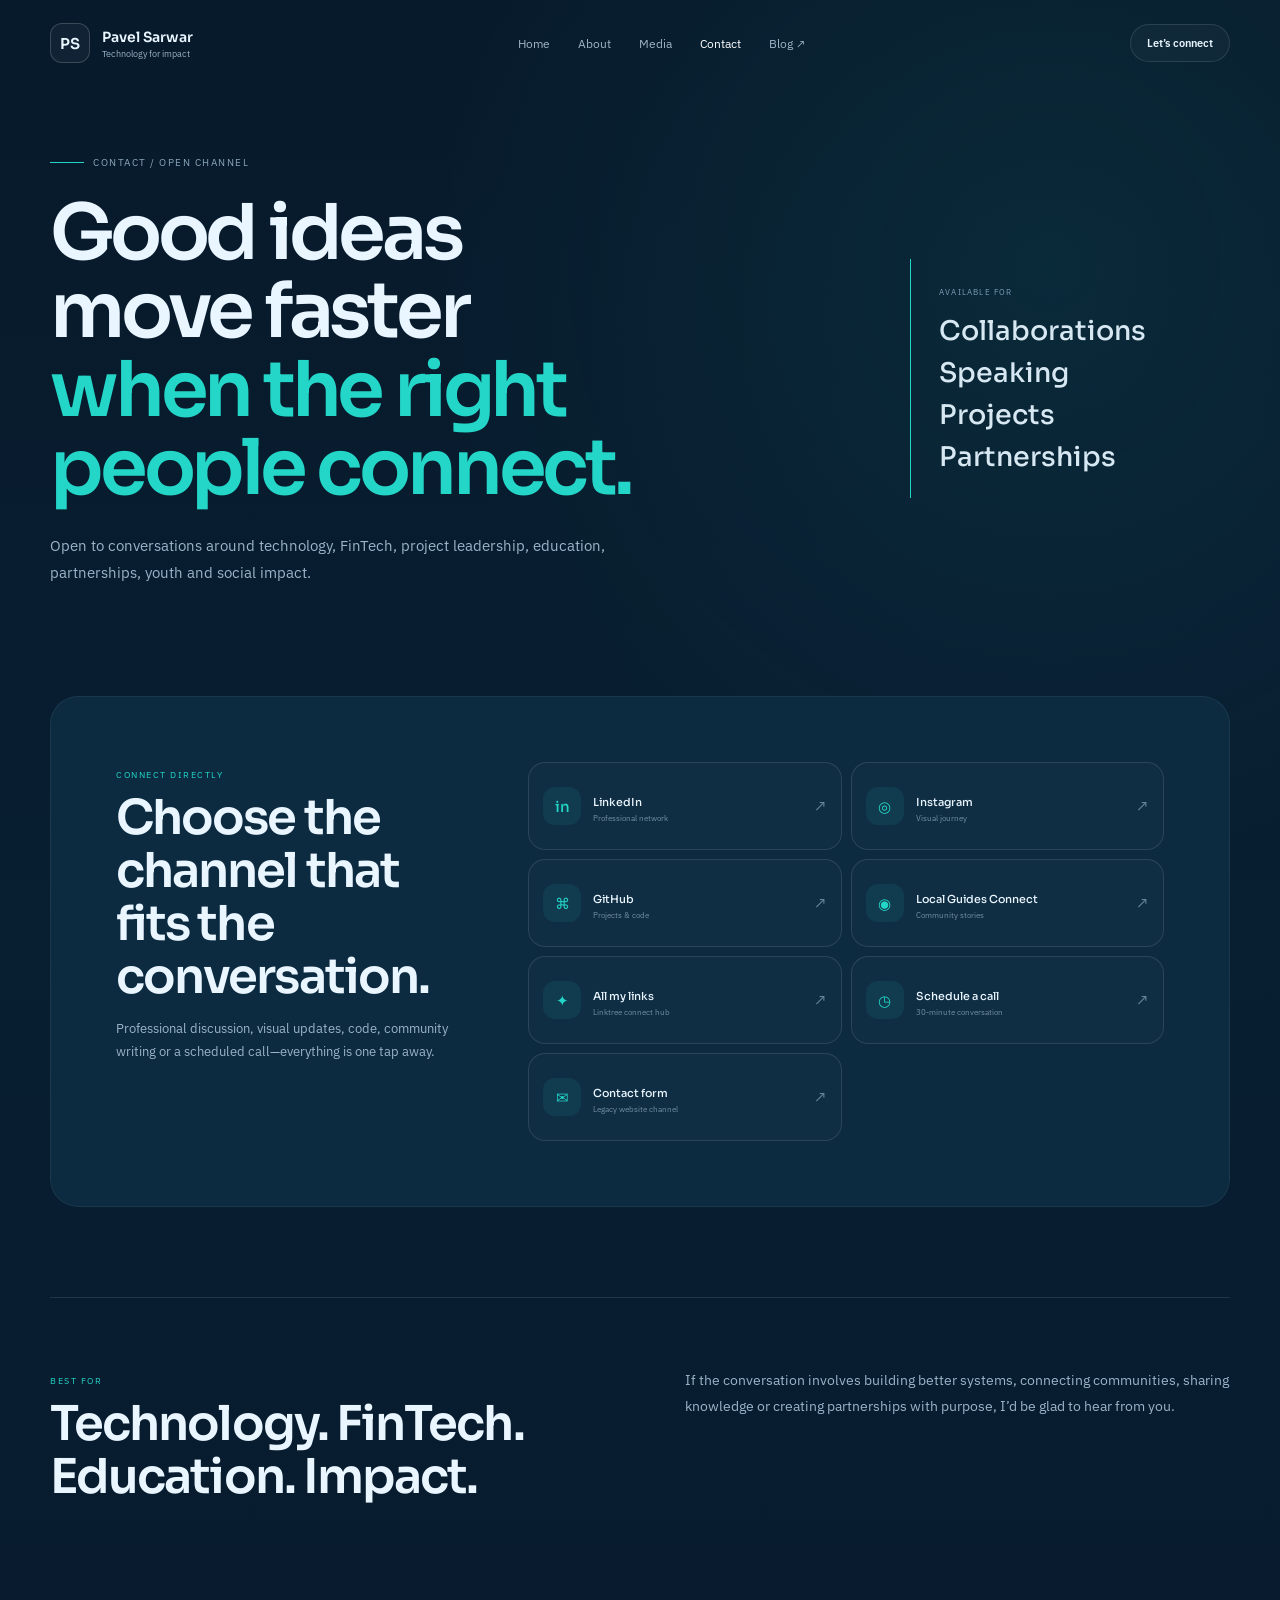
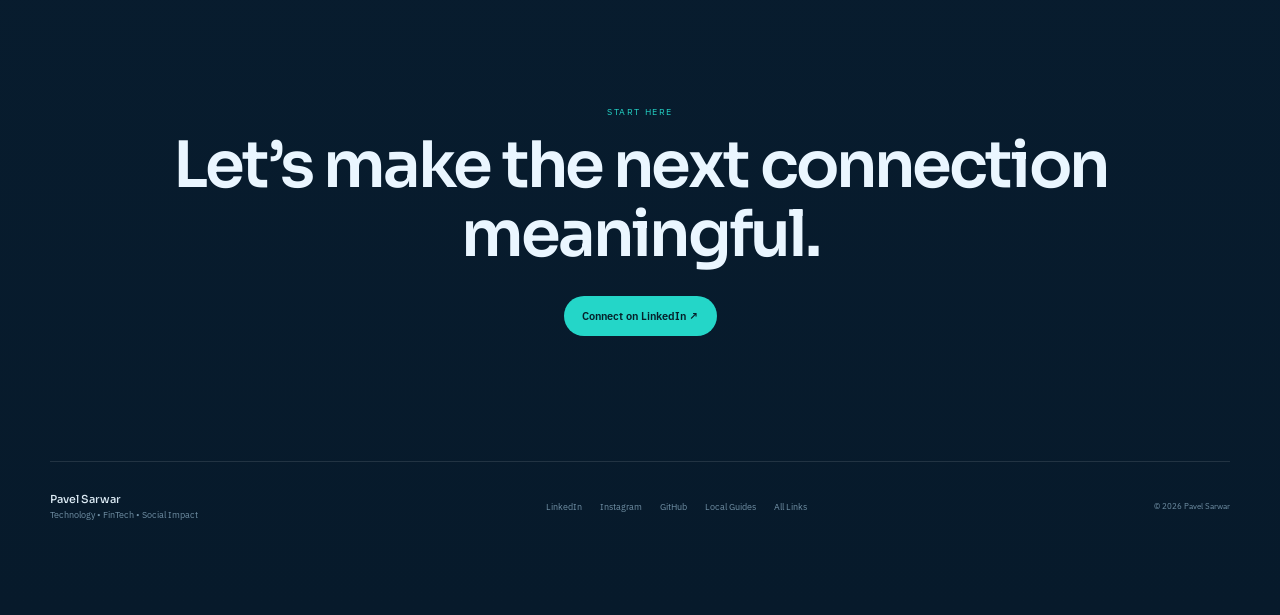
<file: contact.html>
<!doctype html><html lang="en"><head><meta charset="utf-8"><meta name="viewport" content="width=device-width,initial-scale=1,viewport-fit=cover"><meta name="theme-color" content="#071a2b"><title>Contact — Pavel Sarwar</title><meta name="description" content="Connect with Pavel Sarwar for technology, FinTech, education, partnership and social impact opportunities."><link rel="manifest" href="manifest.webmanifest"><link rel="stylesheet" href="assets/style.css"><link rel="stylesheet" href="assets/pages.css"><link rel="preconnect" href="https://fonts.googleapis.com"><link rel="preconnect" href="https://fonts.gstatic.com" crossorigin><link href="https://fonts.googleapis.com/css2?family=IBM+Plex+Sans:wght@400;500;600&family=Sora:wght@500;600&display=swap" rel="stylesheet"></head><body><div class="site"><header class="top"><a class="wordmark" href="index.html"><span class="mark">PS</span><span><b>Pavel Sarwar</b><small>Technology for impact</small></span></a><nav><a href="index.html">Home</a><a href="about.html">About</a><a href="media.html">Media</a><a class="active" href="contact.html">Contact</a><a target="_blank" href="https://www.localguidesconnect.com/t5/user/viewprofilepage/user-id/323">Blog ↗</a></nav><a class="talk" href="contact.html">Let’s connect</a></header><main><section class="subhero contact-hero"><div><span class="eyebrow"><span></span> CONTACT / OPEN CHANNEL</span><h1>Good ideas move faster<br><em>when the right people connect.</em></h1><p>Open to conversations around technology, FinTech, project leadership, education, partnerships, youth and social impact.</p></div><div class="contact-signal"><span>AVAILABLE FOR</span><b>Collaborations<br>Speaking<br>Projects<br>Partnerships</b></div></section><section class="contact-directory"><div class="directory-copy"><small>CONNECT DIRECTLY</small><h2>Choose the channel that fits the conversation.</h2><p>Professional discussion, visual updates, code, community writing or a scheduled call—everything is one tap away.</p></div><div class="social-grid"><a href="https://www.linkedin.com/in/pavelsarwar" target="_blank"><span>in</span><div><b>LinkedIn</b><small>Professional network</small></div><em>↗</em></a><a href="https://www.instagram.com/pavelsarwar/" target="_blank"><span>◎</span><div><b>Instagram</b><small>Visual journey</small></div><em>↗</em></a><a href="https://github.com/pavelsarwar" target="_blank"><span>⌘</span><div><b>GitHub</b><small>Projects & code</small></div><em>↗</em></a><a href="https://www.localguidesconnect.com/t5/user/viewprofilepage/user-id/323" target="_blank"><span>◉</span><div><b>Local Guides Connect</b><small>Community stories</small></div><em>↗</em></a><a href="https://linktr.ee/pavelsarwar" target="_blank"><span>✦</span><div><b>All my links</b><small>Linktree connect hub</small></div><em>↗</em></a><a href="https://calendly.com/pavelsarwar/30min" target="_blank"><span>◷</span><div><b>Schedule a call</b><small>30-minute conversation</small></div><em>↗</em></a><a href="https://www.pavelsarwar.com/contact/" target="_blank"><span>✉</span><div><b>Contact form</b><small>Legacy website channel</small></div><em>↗</em></a></div></section><section class="contact-note"><div><small>BEST FOR</small><h2>Technology. FinTech. Education. Impact.</h2></div><p>If the conversation involves building better systems, connecting communities, sharing knowledge or creating partnerships with purpose, I’d be glad to hear from you.</p></section><section class="final-cta"><small>START HERE</small><h2>Let’s make the next connection meaningful.</h2><a href="https://www.linkedin.com/in/pavelsarwar" target="_blank">Connect on LinkedIn ↗</a></section></main><footer><div><b>Pavel Sarwar</b><span>Technology • FinTech • Social Impact</span></div><div><a href="https://www.linkedin.com/in/pavelsarwar" target="_blank">LinkedIn</a><a href="https://www.instagram.com/pavelsarwar/" target="_blank">Instagram</a><a href="https://github.com/pavelsarwar" target="_blank">GitHub</a><a href="https://www.localguidesconnect.com/t5/user/viewprofilepage/user-id/323" target="_blank">Local Guides</a><a href="https://linktr.ee/pavelsarwar" target="_blank">All Links</a></div><small>© <span id="year"></span> Pavel Sarwar</small></footer><nav class="mobile-dock"><a href="index.html"><span>⌂</span><small>Home</small></a><a href="about.html"><span>○</span><small>About</small></a><a href="media.html"><span>▦</span><small>Media</small></a><a class="active" href="contact.html"><span>✦</span><small>Contact</small></a><a target="_blank" href="https://www.localguidesconnect.com/t5/user/viewprofilepage/user-id/323"><span>↗</span><small>Blog</small></a></nav></div><script src="assets/app.js"></script></body></html>
</file>
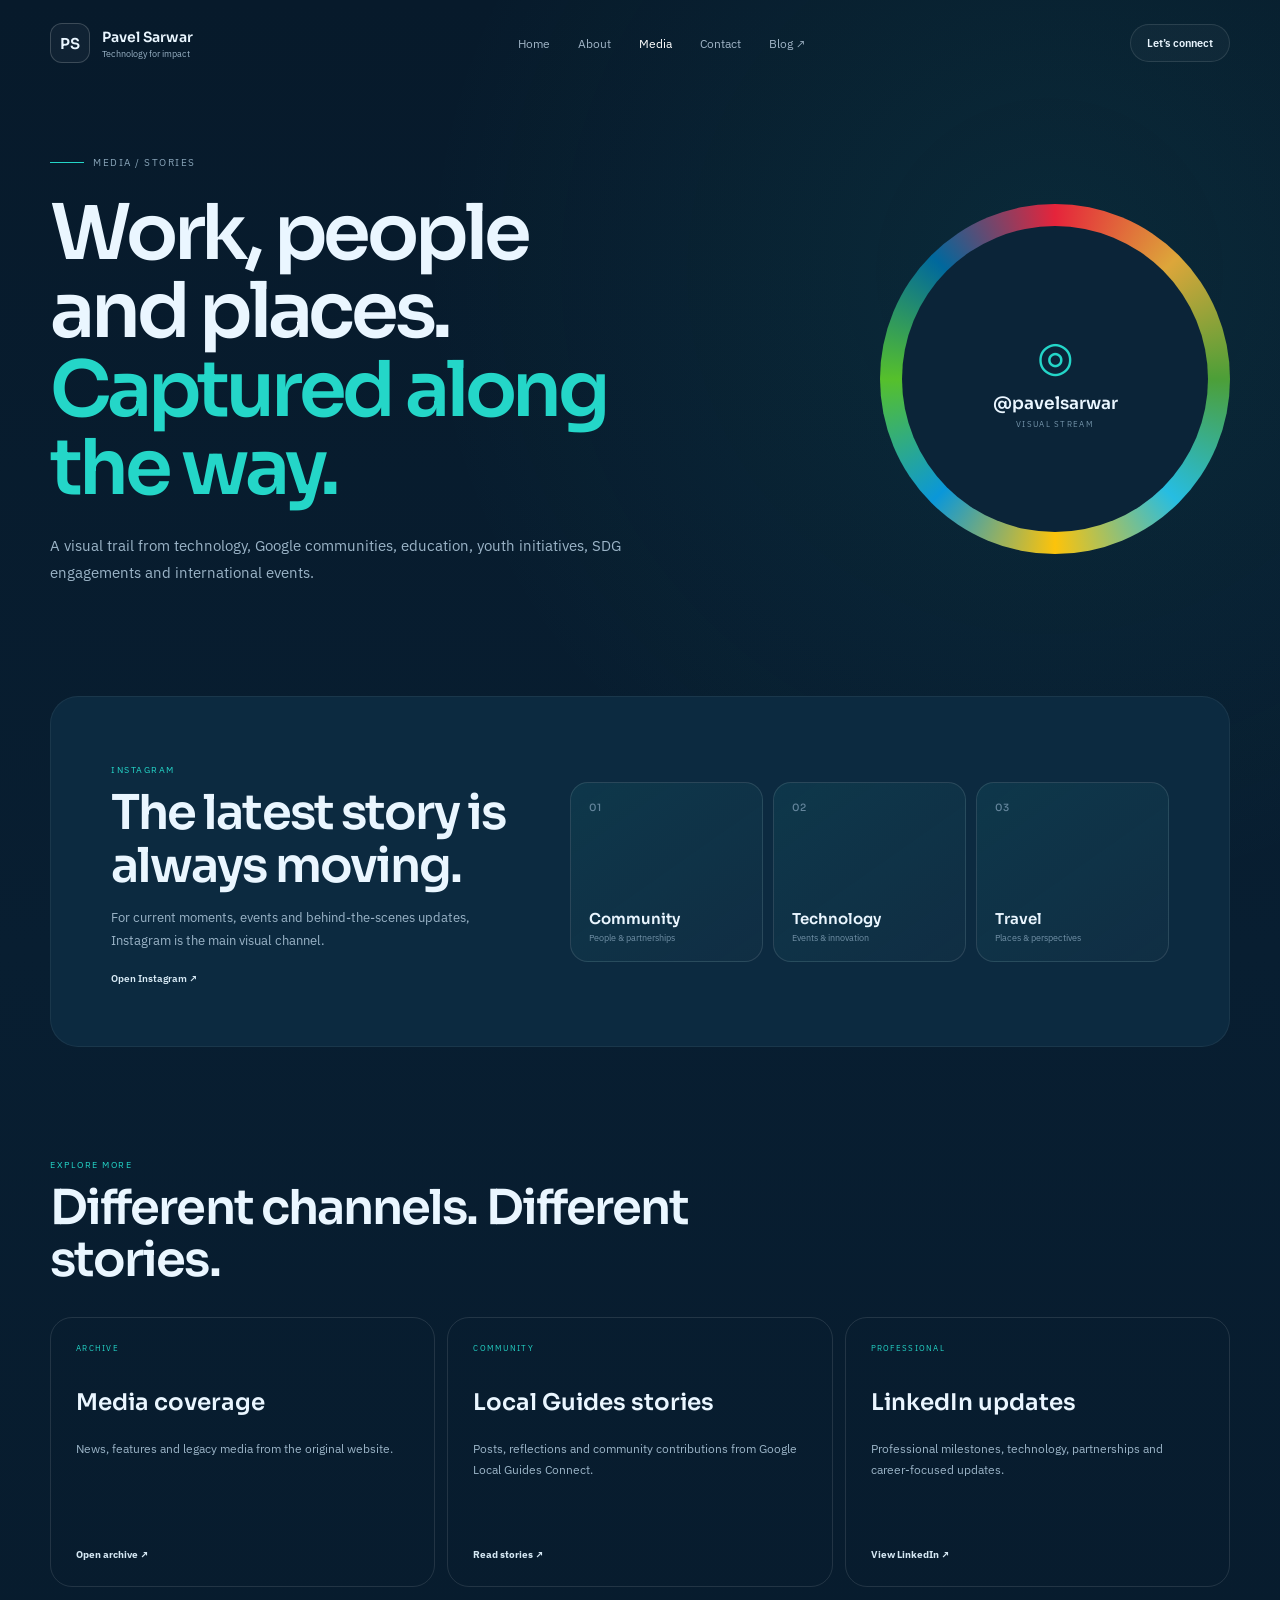
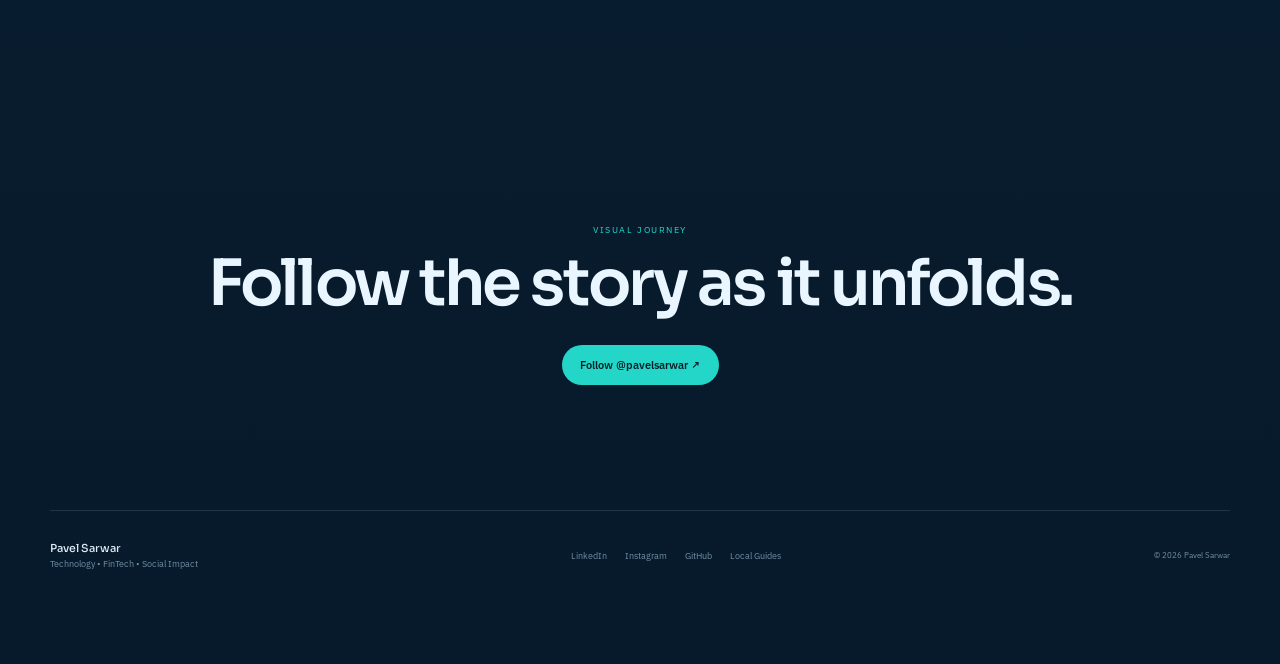
<file: media.html>
<!doctype html><html lang="en"><head><meta charset="utf-8"><meta name="viewport" content="width=device-width,initial-scale=1,viewport-fit=cover"><meta name="theme-color" content="#071a2b"><title>Media — Pavel Sarwar</title><meta name="description" content="Media, stories and visual moments from Pavel Sarwar's technology, Google, community and SDG engagements."><link rel="manifest" href="manifest.webmanifest"><link rel="stylesheet" href="assets/style.css"><link rel="stylesheet" href="assets/pages.css"><link rel="preconnect" href="https://fonts.googleapis.com"><link rel="preconnect" href="https://fonts.gstatic.com" crossorigin><link href="https://fonts.googleapis.com/css2?family=IBM+Plex+Sans:wght@400;500;600&family=Sora:wght@500;600&display=swap" rel="stylesheet"></head><body><div class="site"><header class="top"><a class="wordmark" href="index.html"><span class="mark">PS</span><span><b>Pavel Sarwar</b><small>Technology for impact</small></span></a><nav><a href="index.html">Home</a><a href="about.html">About</a><a class="active" href="media.html">Media</a><a href="contact.html">Contact</a><a target="_blank" href="https://www.localguidesconnect.com/t5/user/viewprofilepage/user-id/323">Blog ↗</a></nav><a class="talk" href="contact.html">Let’s connect</a></header><main><section class="subhero media-hero"><div><span class="eyebrow"><span></span> MEDIA / STORIES</span><h1>Work, people and places.<br><em>Captured along the way.</em></h1><p>A visual trail from technology, Google communities, education, youth initiatives, SDG engagements and international events.</p></div><div class="media-orbit"><div class="orbit-ring"></div><div class="orbit-core"><span>◎</span><b>@pavelsarwar</b><small>VISUAL STREAM</small></div></div></section><section class="media-stream"><div class="stream-copy"><small>INSTAGRAM</small><h2>The latest story is always moving.</h2><p>For current moments, events and behind-the-scenes updates, Instagram is the main visual channel.</p><a href="https://www.instagram.com/pavelsarwar/" target="_blank">Open Instagram ↗</a></div><div class="stream-cards"><a href="https://www.instagram.com/pavelsarwar/" target="_blank"><span>01</span><b>Community</b><small>People & partnerships</small></a><a href="https://www.instagram.com/pavelsarwar/" target="_blank"><span>02</span><b>Technology</b><small>Events & innovation</small></a><a href="https://www.instagram.com/pavelsarwar/" target="_blank"><span>03</span><b>Travel</b><small>Places & perspectives</small></a></div></section><section class="story-links"><div class="section-cap"><small>EXPLORE MORE</small><h2>Different channels. Different stories.</h2></div><div class="link-grid"><a href="https://www.pavelsarwar.com/media/" target="_blank"><span>ARCHIVE</span><h3>Media coverage</h3><p>News, features and legacy media from the original website.</p><b>Open archive ↗</b></a><a href="https://www.localguidesconnect.com/t5/user/viewprofilepage/user-id/323" target="_blank"><span>COMMUNITY</span><h3>Local Guides stories</h3><p>Posts, reflections and community contributions from Google Local Guides Connect.</p><b>Read stories ↗</b></a><a href="https://www.linkedin.com/in/pavelsarwar" target="_blank"><span>PROFESSIONAL</span><h3>LinkedIn updates</h3><p>Professional milestones, technology, partnerships and career-focused updates.</p><b>View LinkedIn ↗</b></a></div></section><section class="final-cta"><small>VISUAL JOURNEY</small><h2>Follow the story as it unfolds.</h2><a href="https://www.instagram.com/pavelsarwar/" target="_blank">Follow @pavelsarwar ↗</a></section></main><footer><div><b>Pavel Sarwar</b><span>Technology • FinTech • Social Impact</span></div><div><a href="https://www.linkedin.com/in/pavelsarwar" target="_blank">LinkedIn</a><a href="https://www.instagram.com/pavelsarwar/" target="_blank">Instagram</a><a href="https://github.com/pavelsarwar" target="_blank">GitHub</a><a href="https://www.localguidesconnect.com/t5/user/viewprofilepage/user-id/323" target="_blank">Local Guides</a></div><small>© <span id="year"></span> Pavel Sarwar</small></footer><nav class="mobile-dock"><a href="index.html"><span>⌂</span><small>Home</small></a><a href="about.html"><span>○</span><small>About</small></a><a class="active" href="media.html"><span>▦</span><small>Media</small></a><a href="contact.html"><span>✦</span><small>Contact</small></a><a target="_blank" href="https://www.localguidesconnect.com/t5/user/viewprofilepage/user-id/323"><span>↗</span><small>Blog</small></a></nav></div><script src="assets/app.js"></script></body></html>
</file>
<file: assets/style.css>
:root{--navy:#071a2b;--navy2:#0b2438;--ink:#eaf6ff;--muted:#9bb4c7;--teal:#24d6c8;--cyan:#6dd5ff;--line:rgba(255,255,255,.11);--max:1180px}*{box-sizing:border-box}html{scroll-behavior:smooth}body{margin:0;background:var(--navy);color:var(--ink);font-family:'IBM Plex Sans',sans-serif}a{color:inherit;text-decoration:none}.site{min-height:100vh;background:radial-gradient(circle at 82% 12%,rgba(36,214,200,.08),transparent 28%),linear-gradient(180deg,#071a2b 0%,#081e31 42%,#071a2b 100%)}.top{width:min(calc(100% - 44px),var(--max));height:86px;margin:auto;display:flex;align-items:center;justify-content:space-between}.wordmark{display:flex;align-items:center;gap:12px}.mark{width:40px;height:40px;border-radius:12px;border:1px solid rgba(255,255,255,.18);display:grid;place-items:center;font:600 15px Sora,sans-serif;background:rgba(255,255,255,.04)}.wordmark>span:last-child{display:flex;flex-direction:column}.wordmark b{font:600 14px Sora,sans-serif}.wordmark small{font-size:9px;color:var(--muted);margin-top:2px}.top nav{display:flex;gap:28px;font-size:12px;color:#9fb3c5}.top nav a:hover,.top nav a.active{color:#fff}.talk{font-size:11px;font-weight:600;padding:11px 16px;border:1px solid var(--line);border-radius:999px;background:rgba(255,255,255,.03)}main>section,footer{width:min(calc(100% - 44px),var(--max));margin-left:auto;margin-right:auto}.hero-v4{min-height:690px;display:grid;grid-template-columns:1.05fr .95fr;gap:70px;align-items:center;padding:56px 0 90px}.eyebrow{font-size:10px;letter-spacing:.15em;color:#8aa6ba;display:flex;align-items:center;gap:9px}.eyebrow span{width:34px;height:1px;background:var(--teal)}.hero-main h1{font:600 clamp(64px,8vw,112px)/.82 Sora,sans-serif;letter-spacing:-.07em;margin:28px 0 24px}.hero-main h1 span{color:transparent;-webkit-text-stroke:1px rgba(234,246,255,.8)}.role-line{display:flex;align-items:center;gap:11px;font:500 13px Sora,sans-serif;color:#d6e6f3}.role-line i{font-style:normal;color:var(--teal)}.hero-main p{max-width:670px;color:var(--muted);font-size:16px;line-height:1.75;margin:23px 0 0}.hero-cta{display:flex;align-items:center;gap:22px;margin-top:30px}.solid{display:inline-flex;padding:13px 18px;border-radius:999px;background:var(--teal);color:#06202a;font-size:11px;font-weight:600}.text{font-size:11px;color:#c9dce9}.hero-art{height:560px;position:relative}.spectrum{position:absolute;width:420px;height:420px;border-radius:50%;right:4px;top:40px;background:conic-gradient(#e5243b 0 10%,#dda63a 10% 20%,#4c9f38 20% 30%,#c5192d 30% 40%,#ff3a21 40% 50%,#26bde2 50% 60%,#fcc30b 60% 70%,#0a97d9 70% 80%,#56c02b 80% 90%,#00689d 90% 100%);filter:saturate(.9);box-shadow:0 0 80px rgba(36,214,200,.1)}.spectrum:after{content:'';position:absolute;inset:26px;border-radius:50%;background:var(--navy2)}.photo-frame{position:absolute;right:38px;top:58px;width:350px;height:470px;border-radius:28px;overflow:hidden;border:1px solid rgba(255,255,255,.13);background:#0d2a40;z-index:2}.photo-frame img{width:100%;height:100%;object-fit:cover;object-position:top center}.floating-note{position:absolute;left:8px;bottom:42px;z-index:3;background:rgba(7,26,43,.86);backdrop-filter:blur(14px);border:1px solid var(--line);padding:14px 16px;border-radius:14px}.floating-note small{display:block;font-size:8px;letter-spacing:.14em;color:#7ea0b8;margin-bottom:4px}.floating-note b{font:500 11px Sora,sans-serif}.signal{position:absolute;right:0;top:18px;font-size:9px;letter-spacing:.14em;color:#8aa6ba;writing-mode:vertical-rl}.statement{padding:32px 0 70px;border-top:1px solid var(--line)}.statement p{font:500 clamp(28px,4vw,46px)/1.25 Sora,sans-serif;letter-spacing:-.035em;max-width:920px;margin:0}.statement strong{color:var(--teal);font-weight:600}.lanes{border-top:1px solid var(--line);border-bottom:1px solid var(--line)}.lanes article{display:grid;grid-template-columns:72px 1fr auto;gap:28px;align-items:center;padding:28px 0;border-bottom:1px solid var(--line)}.lanes article:last-child{border-bottom:0}.lanes>article>span{font:500 12px Sora,sans-serif;color:#607f97}.lanes small{font-size:8px;letter-spacing:.16em;color:var(--teal)}.lanes h2{font:600 31px Sora,sans-serif;margin:6px 0}.lanes p{color:var(--muted);font-size:12px;line-height:1.6;margin:0;max-width:660px}.lanes>article>b{font-size:20px;color:#68869b}.impact-band{margin-top:105px;padding:64px;border-radius:30px;background:#0c2a40;display:grid;grid-template-columns:1fr .8fr;gap:70px;align-items:center;border:1px solid rgba(255,255,255,.06)}.impact-copy-v4>small,.story-kicker,.insta-strip>div>small,.final-cta>small{font-size:9px;letter-spacing:.17em;color:var(--teal)}.impact-copy-v4 h2,.feature-story h2,.insta-strip h2,.final-cta h2{font:600 clamp(34px,4.4vw,54px)/1.08 Sora,sans-serif;letter-spacing:-.045em}.impact-copy-v4 h2{margin:10px 0 18px}.impact-copy-v4 p{font-size:13px;line-height:1.8;color:var(--muted);max-width:580px}.impact-copy-v4 a,.line-link,.insta-strip a{font-size:10px;font-weight:600;color:#d8eaf5}.sdg-wheel{width:290px;height:290px;border-radius:50%;margin:auto;position:relative;background:conic-gradient(#e5243b 0 45deg,#dda63a 45deg 90deg,#4c9f38 90deg 135deg,#26bde2 135deg 180deg,#fcc30b 180deg 225deg,#0a97d9 225deg 270deg,#56c02b 270deg 315deg,#00689d 315deg 360deg)}.sdg-wheel:before{content:'';position:absolute;inset:30px;border-radius:50%;background:#0c2a40}.wheel-core{position:absolute;inset:0;display:flex;flex-direction:column;align-items:center;justify-content:center;z-index:2}.wheel-core b{font:600 34px Sora,sans-serif}.wheel-core span{font-size:10px;letter-spacing:.14em;color:#8fb1c7}.sdg-wheel i{display:none}.proof{display:grid;grid-template-columns:repeat(4,1fr);padding:68px 0;border-bottom:1px solid var(--line)}.proof div{padding-right:26px}.proof strong{font:600 28px Sora,sans-serif;display:block;margin-bottom:7px}.proof span{font-size:10px;line-height:1.5;color:#8eabbf}.feature-story{padding:110px 0}.feature-grid{display:grid;grid-template-columns:1fr .8fr;gap:90px;align-items:start;margin-top:13px}.feature-story h2{margin:0 0 15px}.feature-story p{color:var(--muted);font-size:14px;line-height:1.8;max-width:590px}.quote{font:500 25px/1.45 Sora,sans-serif;color:#cfe4f1;border-left:1px solid var(--teal);padding-left:26px}.insta-strip{padding:58px;border-radius:28px;background:linear-gradient(135deg,#0c2a40,#0a2336);display:grid;grid-template-columns:1fr .55fr;gap:60px;align-items:center;border:1px solid rgba(255,255,255,.06)}.insta-strip h2{margin:9px 0 13px}.insta-strip p{font-size:13px;color:var(--muted);line-height:1.7;max-width:520px}.insta-card{justify-self:end;width:240px;height:240px;border-radius:26px;background:radial-gradient(circle at 20% 20%,rgba(36,214,200,.5),transparent 35%),linear-gradient(145deg,#163b52,#0c2435);display:flex;flex-direction:column;justify-content:center;align-items:center;border:1px solid rgba(255,255,255,.08)}.insta-card span{font-size:46px;color:var(--teal)}.insta-card b{font:600 17px Sora,sans-serif;margin-top:10px}.insta-card small{font-size:8px;letter-spacing:.16em;color:#7797ad;margin-top:5px}.final-cta{text-align:center;padding:125px 20px}.final-cta h2{font-size:clamp(42px,5vw,66px);margin:12px 0 27px}.final-cta a{display:inline-flex;padding:13px 18px;border-radius:999px;background:var(--teal);color:#06202a;font-size:11px;font-weight:600}footer{padding:30px 0 95px;border-top:1px solid var(--line);display:flex;align-items:center;justify-content:space-between;font-size:9px;color:#7190a5}footer>div:first-child{display:flex;flex-direction:column;gap:3px}footer>div:first-child b{font:500 11px Sora,sans-serif;color:#dcebf5}footer>div:nth-child(2){display:flex;gap:18px}.mobile-dock{display:none}@media(max-width:900px){.top nav,.talk{display:none}.hero-v4{grid-template-columns:1fr;gap:34px;padding-top:30px}.hero-art{order:-1;height:430px}.spectrum{width:330px;height:330px;right:50%;transform:translateX(50%);top:20px}.photo-frame{width:280px;height:365px;right:50%;transform:translateX(50%);top:36px}.floating-note{left:8px;bottom:4px}.signal{display:none}.hero-main h1{font-size:clamp(64px,17vw,92px)}.impact-band,.feature-grid,.insta-strip{grid-template-columns:1fr}.proof{grid-template-columns:1fr 1fr;gap:34px}.sdg-wheel{width:240px;height:240px}.insta-card{justify-self:start}.mobile-dock{display:grid;grid-template-columns:repeat(5,1fr);position:fixed;left:12px;right:12px;bottom:12px;z-index:60;background:rgba(5,19,31,.94);backdrop-filter:blur(18px);border:1px solid var(--line);border-radius:18px;padding:7px}.mobile-dock a{display:flex;flex-direction:column;align-items:center;gap:3px;color:#6f8ea5;padding:7px;font-size:15px}.mobile-dock small{font-size:8px}.mobile-dock a.active{color:var(--teal)}footer{padding-bottom:110px}}@media(max-width:560px){.top,main>section,footer{width:min(calc(100% - 28px),var(--max))}.wordmark small{display:none}.hero-v4{padding-bottom:65px}.hero-art{height:365px}.spectrum{width:285px;height:285px}.photo-frame{width:240px;height:315px}.floating-note{display:none}.hero-main h1{font-size:62px}.role-line{flex-wrap:wrap}.hero-main p{font-size:14px}.hero-cta{align-items:flex-start;flex-direction:column;gap:15px}.statement{padding-bottom:55px}.statement p{font-size:30px}.lanes article{grid-template-columns:45px 1fr;padding:24px 0}.lanes>article>b{display:none}.lanes h2{font-size:25px}.impact-band{padding:30px 22px;margin-top:75px}.proof{padding:55px 0}.feature-story{padding:78px 0}.insta-strip{padding:30px 22px}.insta-card{width:190px;height:190px}.final-cta{padding:90px 10px}footer{display:block}footer>div:nth-child(2){margin:16px 0}}
</file>
<file: assets/pages.css>
.subhero{min-height:560px;display:grid;grid-template-columns:1.1fr .9fr;gap:80px;align-items:center;padding:70px 0 95px}.subhero h1{font:600 clamp(48px,6vw,78px)/1.02 Sora,sans-serif;letter-spacing:-.055em;margin:25px 0}.subhero h1 em{font-style:normal;color:var(--teal)}.subhero p{color:var(--muted);font-size:15px;line-height:1.8;max-width:680px}.subportrait{justify-self:end;width:360px;height:450px;border:1px solid var(--line);border-radius:28px;position:relative;overflow:hidden;background:#0d2a40}.subportrait img{width:100%;height:100%;object-fit:cover;object-position:top}.subportrait>div{position:absolute;left:16px;right:16px;bottom:16px;padding:13px 15px;border-radius:14px;background:rgba(7,26,43,.86);backdrop-filter:blur(12px);display:flex;justify-content:space-between;align-items:center}.subportrait small,.contact-signal>span{font-size:8px;letter-spacing:.15em;color:#7ea0b8}.subportrait b{font:500 11px Sora,sans-serif}.about-statement,.contact-note{padding:70px 0;border-top:1px solid var(--line);display:grid;grid-template-columns:1fr 1fr;gap:90px}.about-statement small,.about-feature small,.directory-copy small,.section-cap small,.stream-copy small,.contact-note small{font-size:9px;letter-spacing:.17em;color:var(--teal)}.about-statement h2,.about-feature h2,.directory-copy h2,.section-cap h2,.stream-copy h2,.contact-note h2{font:600 clamp(30px,4vw,48px)/1.1 Sora,sans-serif;letter-spacing:-.04em;margin:10px 0}.about-statement p,.contact-note p{color:var(--muted);font-size:14px;line-height:1.85;margin:0}.profile-lanes{border-top:1px solid var(--line);border-bottom:1px solid var(--line)}.profile-lanes article{display:grid;grid-template-columns:70px 1fr;gap:28px;padding:30px 0;border-bottom:1px solid var(--line)}.profile-lanes article:last-child{border-bottom:0}.profile-lanes>article>span{font:500 12px Sora,sans-serif;color:#607f97}.profile-lanes small{font-size:8px;letter-spacing:.16em;color:var(--teal)}.profile-lanes h2{font:600 29px Sora,sans-serif;margin:6px 0 8px}.profile-lanes p{margin:0;color:var(--muted);font-size:12px;line-height:1.7;max-width:760px}.about-feature{margin-top:95px;padding:58px;border-radius:28px;background:#0c2a40;border:1px solid rgba(255,255,255,.06);display:grid;grid-template-columns:1fr .8fr;gap:70px;align-items:center}.about-feature p{color:var(--muted);font-size:13px;line-height:1.8}.about-feature blockquote{margin:0;font:500 24px/1.5 Sora,sans-serif;color:#cfe4f1;border-left:1px solid var(--teal);padding-left:25px}.about-feature blockquote span{display:block;margin-top:14px;color:#7394aa;font:400 10px IBM Plex Sans,sans-serif}.milestones{display:grid;grid-template-columns:repeat(4,1fr);padding:68px 0;border-bottom:1px solid var(--line)}.milestones strong{font:600 26px Sora,sans-serif;display:block;margin-bottom:7px}.milestones span{font-size:10px;line-height:1.5;color:#8eabbf}.media-orbit{width:350px;height:350px;position:relative;justify-self:end;display:grid;place-items:center}.orbit-ring{position:absolute;inset:0;border-radius:50%;background:conic-gradient(#e5243b,#dda63a,#4c9f38,#26bde2,#fcc30b,#0a97d9,#56c02b,#00689d,#e5243b)}.orbit-ring:after{content:'';position:absolute;inset:22px;border-radius:50%;background:var(--navy2)}.orbit-core{position:relative;z-index:2;text-align:center;display:flex;flex-direction:column;align-items:center}.orbit-core>span{font-size:42px;color:var(--teal)}.orbit-core b{font:600 17px Sora,sans-serif;margin-top:10px}.orbit-core small{font-size:8px;letter-spacing:.16em;color:#7696ac;margin-top:5px}.media-stream{padding:60px;border-radius:28px;background:#0c2a40;border:1px solid rgba(255,255,255,.06);display:grid;grid-template-columns:.8fr 1.2fr;gap:60px;align-items:center}.stream-copy p,.directory-copy p{color:var(--muted);font-size:13px;line-height:1.8}.stream-copy a{font-size:10px;font-weight:600;color:#d9ebf6}.stream-cards{display:grid;grid-template-columns:repeat(3,1fr);gap:10px}.stream-cards a{min-height:180px;border:1px solid var(--line);border-radius:18px;padding:18px;display:flex;flex-direction:column;justify-content:flex-end;background:linear-gradient(145deg,rgba(36,214,200,.08),rgba(255,255,255,.02))}.stream-cards span{margin-bottom:auto;font:500 10px Sora,sans-serif;color:#64859c}.stream-cards b{font:600 15px Sora,sans-serif}.stream-cards small{font-size:9px;color:#7291a7;margin-top:4px}.story-links{padding:105px 0}.section-cap{max-width:680px;margin-bottom:30px}.link-grid{display:grid;grid-template-columns:repeat(3,1fr);gap:12px}.link-grid a{min-height:270px;border:1px solid var(--line);border-radius:22px;padding:25px;display:flex;flex-direction:column}.link-grid span{font-size:8px;letter-spacing:.16em;color:var(--teal)}.link-grid h3{font:600 23px Sora,sans-serif;margin:35px 0 10px}.link-grid p{color:var(--muted);font-size:12px;line-height:1.7}.link-grid b{margin-top:auto;font-size:10px;color:#d4e7f3}.contact-signal{justify-self:end;width:320px;border-left:1px solid var(--teal);padding:20px 0 20px 28px}.contact-signal b{display:block;margin-top:12px;font:500 27px/1.55 Sora,sans-serif;color:#d7e8f3}.contact-directory{padding:65px;border-radius:28px;background:#0c2a40;border:1px solid rgba(255,255,255,.06);display:grid;grid-template-columns:.7fr 1.3fr;gap:70px;align-items:start}.social-grid{display:grid;grid-template-columns:1fr 1fr;gap:9px}.social-grid a{min-height:88px;border:1px solid var(--line);border-radius:17px;padding:14px;display:grid;grid-template-columns:38px 1fr auto;gap:12px;align-items:center;background:rgba(255,255,255,.02);transition:.25s}.social-grid a:hover{border-color:rgba(36,214,200,.45);transform:translateY(-2px)}.social-grid>a>span{width:38px;height:38px;border-radius:12px;background:rgba(36,214,200,.08);display:grid;place-items:center;color:var(--teal);font:500 15px Sora,sans-serif}.social-grid b{font:500 11px Sora,sans-serif}.social-grid small{display:block;color:#718fa5;font-size:8px;margin-top:3px}.social-grid em{font-style:normal;color:#67869b}.contact-note{margin-top:90px}.contact-note h2{margin-bottom:0}@media(max-width:900px){.subhero{grid-template-columns:1fr;gap:35px;padding-top:35px}.subportrait,.media-orbit,.contact-signal{justify-self:start}.subportrait{order:-1;width:300px;height:375px}.about-statement,.about-feature,.media-stream,.contact-directory,.contact-note{grid-template-columns:1fr}.milestones{grid-template-columns:1fr 1fr;gap:32px}.stream-cards,.link-grid{grid-template-columns:1fr}.social-grid{grid-template-columns:1fr}.media-orbit{order:-1;width:280px;height:280px}.about-feature,.media-stream,.contact-directory{padding:36px}.story-links{padding:80px 0}}@media(max-width:560px){.subhero h1{font-size:43px}.subportrait{width:250px;height:320px}.about-statement{padding:55px 0}.profile-lanes article{grid-template-columns:42px 1fr}.profile-lanes h2{font-size:24px}.about-feature,.media-stream,.contact-directory{padding:26px 21px}.about-feature blockquote{font-size:20px}.milestones{padding:52px 0}.media-orbit{width:230px;height:230px}.contact-signal{width:auto}.contact-signal b{font-size:22px}.link-grid a{min-height:225px}}
</file>
